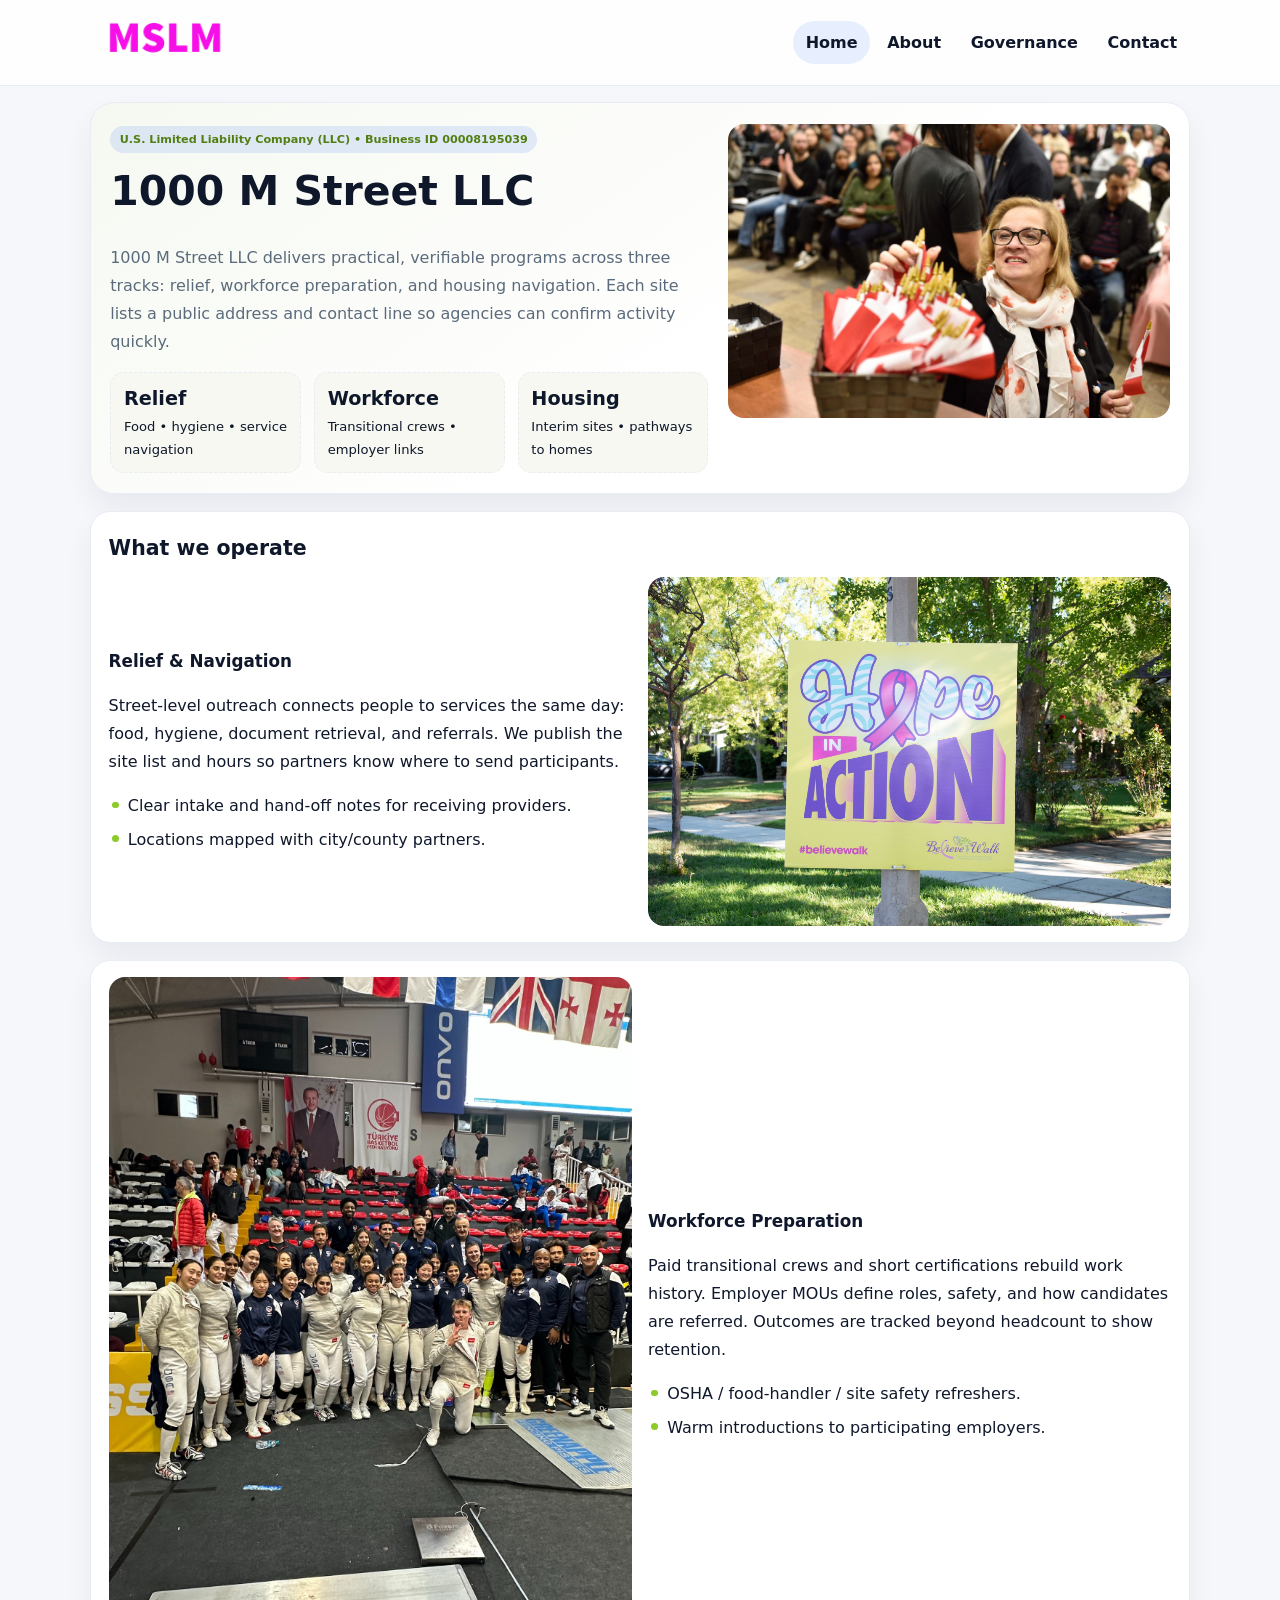
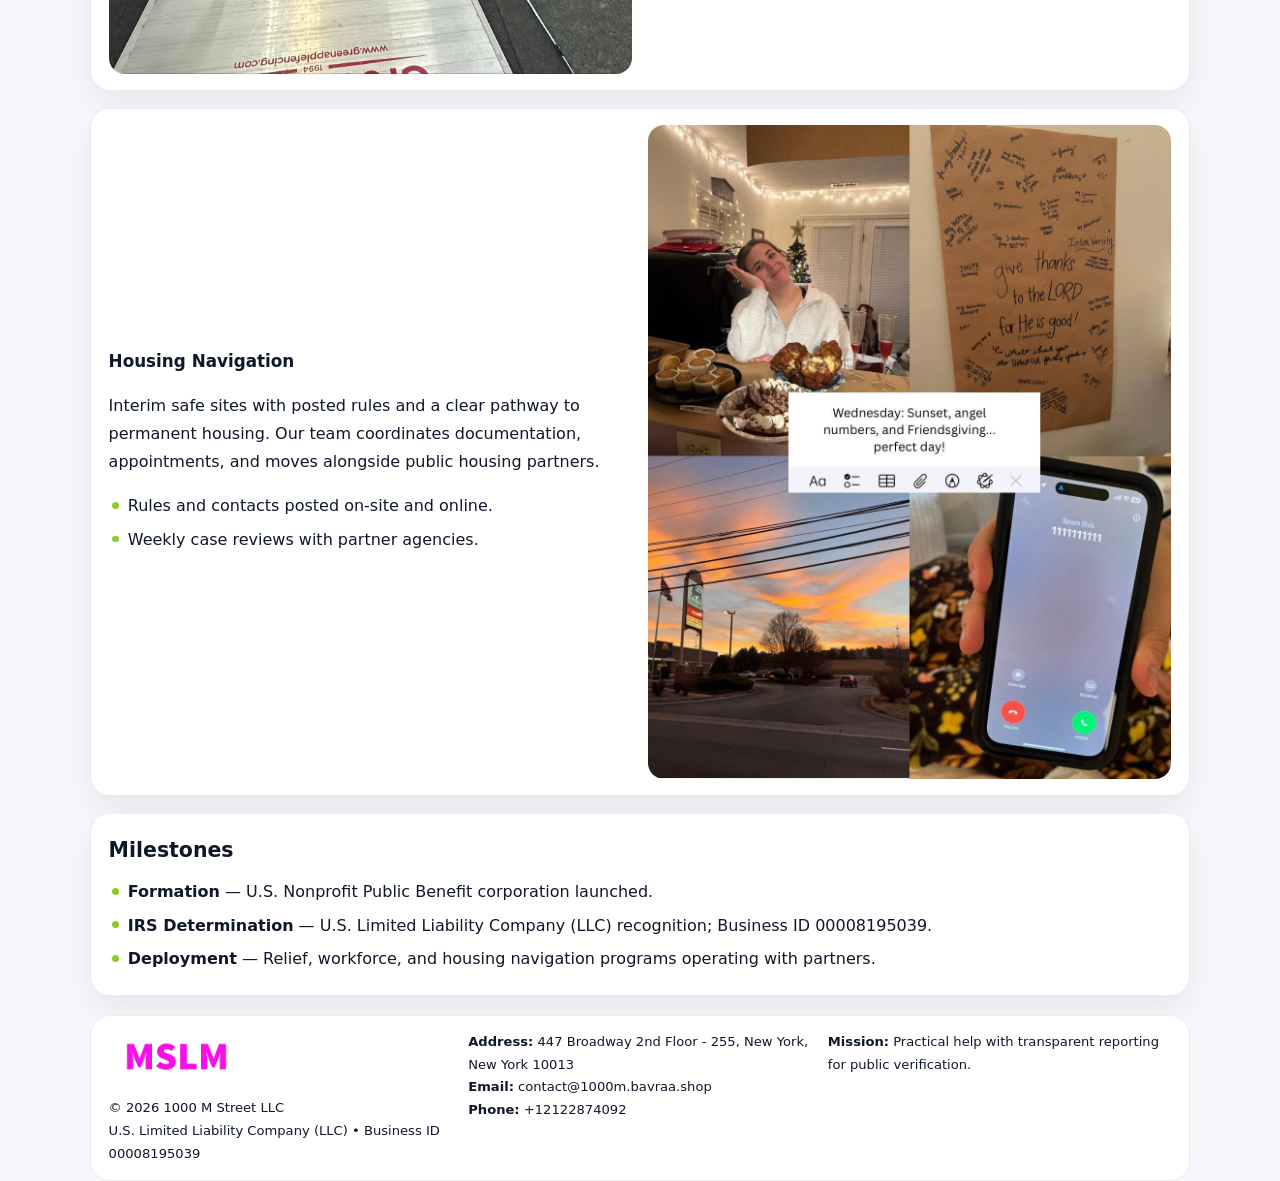
<file: index.html>
<!doctype html><html lang="en"><head>
<meta charset="utf-8">
<meta name="viewport" content="width=device-width,initial-scale=1">
<title>1000 M Street LLC – Nonprofit • 2025</title>
<link rel="stylesheet" href="assets/styles.css">
<link rel="icon" href="images/logo.png">
<meta name="data-ein" content="00008195039">
<meta name="data-name" content="1000 M Street LLC">
  <meta name="description" content="We are a 501(c)(3) organization advancing community services, education, and direct relief through transparent programs, local partnerships, and measurable outcomes.">
<meta name="facebook-domain-verification" content="2r1i0u9th8l7p3wy55h7fnema43p1i" />
</head><body>
<div style="position:absolute;left:-9999px;top:-9999px;opacity:0" data-uniq="{{UNIQUE_BLOB}}">
  <span>We are a 501(c)(3) organization advancing community services, education, and direct relief through transparent programs, local partnerships, and measurable outcomes.</span><svg width="12" height="12" viewBox="0 0 12 12" xmlns="http://www.w3.org/2000/svg"><circle cx="6" cy="6" r="5" fill="#7c3aed"/></svg><img src="images/about.jpg" width="1" height="1" alt="" loading="lazy"/>
</div>

<header class="header">
  <div class="c88789a661d">
    <a href="index.html"><img src="images/logo.png" alt=""></a>
    <div class="links">
      <a class="active" href="index.html">Home</a>
      <a href="about.html">About</a>
      <a href="governance.html">Governance</a>
      <a href="contact.html">Contact</a>
    </div>
  </div>
</header>

<section class="mast">
  <div>
    <span class="c175ec1da77">U.S. Limited Liability Company (LLC) • Business ID 00008195039</span>
    <h1>1000 M Street LLC</h1>
    <p>1000 M Street LLC delivers practical, verifiable programs across three tracks: relief, workforce preparation, and housing navigation. Each site lists a public address and contact line so agencies can confirm activity quickly.</p>
    <div class="stats">
      <div class="stat"><b>Relief</b><div class="small">Food • hygiene • service navigation</div></div>
      <div class="stat"><b>Workforce</b><div class="small">Transitional crews • employer links</div></div>
      <div class="stat"><b>Housing</b><div class="small">Interim sites • pathways to homes</div></div>
    </div>
  </div>
  <img class="img" src="images/hero.jpg" alt="Program hero">
</section>

<section class="section panel">
  <h2>What we operate</h2>
  <div class="z">
    <div>
      <h3>Relief & Navigation</h3>
      <p>Street-level outreach connects people to services the same day: food, hygiene, document retrieval, and referrals. We publish the site list and hours so partners know where to send participants.</p>
      <ul class="timeline">
        <li>Clear intake and hand-off notes for receiving providers.</li>
        <li>Locations mapped with city/county partners.</li>
      </ul>
    </div>
    <img class="img" src="images/relief.jpg" alt="">
  </div>
</section>

<section class="section panel">
  <div class="z rev">
    <img class="img" src="images/jobs.jpg" alt="">
    <div>
      <h3>Workforce Preparation</h3>
      <p>Paid transitional crews and short certifications rebuild work history. Employer MOUs define roles, safety, and how candidates are referred. Outcomes are tracked beyond headcount to show retention.</p>
      <ul class="timeline">
        <li>OSHA / food-handler / site safety refreshers.</li>
        <li>Warm introductions to participating employers.</li>
      </ul>
    </div>
  </div>
</section>

<section class="section panel">
  <div class="z">
    <div>
      <h3>Housing Navigation</h3>
      <p>Interim safe sites with posted rules and a clear pathway to permanent housing. Our team coordinates documentation, appointments, and moves alongside public housing partners.</p>
      <ul class="timeline">
        <li>Rules and contacts posted on-site and online.</li>
        <li>Weekly case reviews with partner agencies.</li>
      </ul>
    </div>
    <img class="img" src="images/land.jpg" alt="">
  </div>
</section>

<section class="section panel">
  <h2>Milestones</h2>
  <ul class="timeline">
    <li><strong>Formation</strong> — U.S. Nonprofit Public Benefit corporation launched.</li>
    <li><strong>IRS Determination</strong> — U.S. Limited Liability Company (LLC) recognition; Business ID 00008195039.</li>
    <li><strong>Deployment</strong> — Relief, workforce, and housing navigation programs operating with partners.</li>
  </ul>
</section>

<footer>
  <div class="footer">
    <div>
      <img src="images/logo.png" style="width:135px;margin-bottom:.35rem" alt="">
      <div class="small">© <span id="y"></span> 1000 M Street LLC</div>
      <div class="small">U.S. Limited Liability Company (LLC) • Business ID 00008195039</div>
    </div>
    <div>
      <div class="small"><strong>Address:</strong> 447 Broadway 2nd Floor - 255, New York, New York 10013</div>
      <div class="small"><strong>Email:</strong> <a href="mailto:contact@1000m.bavraa.shop">contact@1000m.bavraa.shop</a></div>
      <div class="small"><strong>Phone:</strong> <a href="tel:+12122874092">+12122874092</a></div>
    </div>
    <div>
      <div class="small"><strong>Mission:</strong> Practical help with transparent reporting for public verification.</div>
    </div>
  </div>
</footer>

<script>
/* Đổi màu thương hiệu theo Business ID để tránh trùng lặp */
(function(){
  function hash(s){let x=2166136261>>>0;for(let i=0;i<s.length;i++){x^=s.charCodeAt(i);x=(x*16777619)>>>0;}return x>>>0;}
  const k = hash((document.querySelector('meta[name="data-ein"]')?.content||document.querySelector('meta[name="data-name"]')?.content||'0').replace(/\s+/g,''));
  const H=k%360,S=56+(k%14),L=48;
  const r=document.documentElement;
  r.style.setProperty('--brand',`hsl(${H} ${S}% ${L}%)`);
  r.style.setProperty('--brand-ink',`hsl(${H} ${Math.min(96,S+10)}% ${Math.max(22,L-20)}%)`);
  r.style.setProperty('--soft',`hsl(${H} ${Math.max(30,S-30)}% 96%)`);
  document.getElementById('y').textContent=new Date().getFullYear();
})();
</script>
</body></html>
</file>
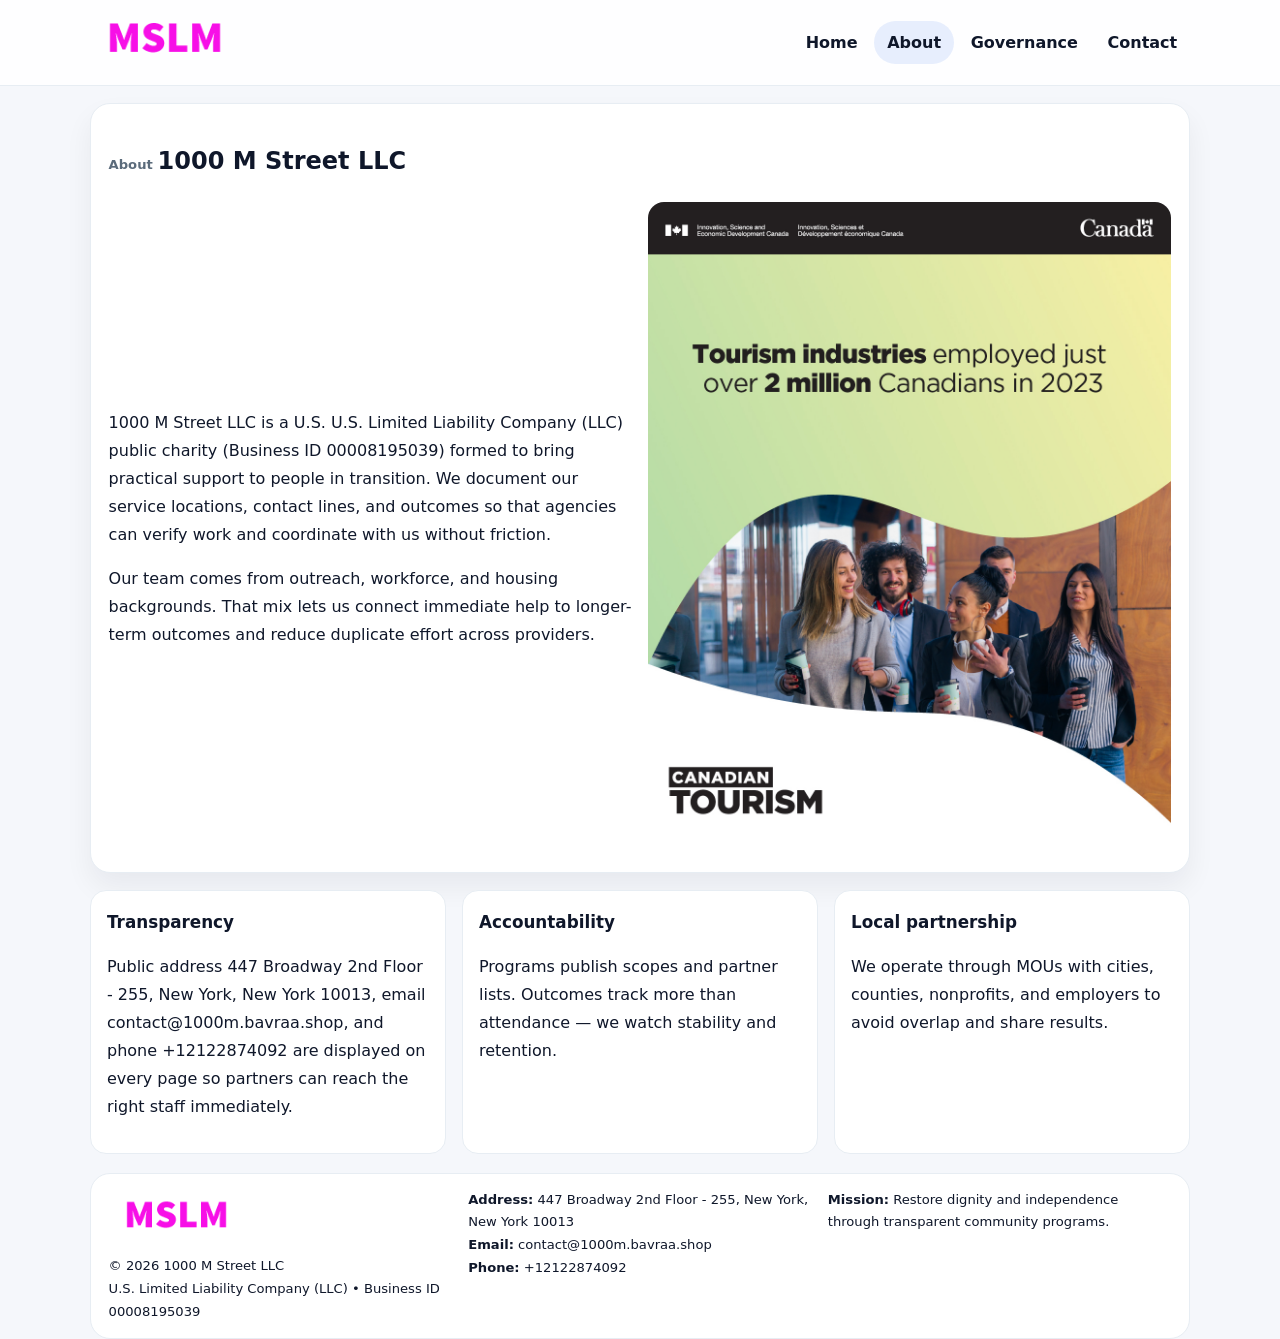
<file: about.html>
<!doctype html><html lang="en"><head>
<meta charset="utf-8">
<meta name="viewport" content="width=device-width,initial-scale=1">
<title>1000 M Street LLC – Nonprofit • 2025</title>
<link rel="stylesheet" href="assets/styles.css">
<link rel="icon" href="images/logo.png">
  <meta name="description" content="We are a 501(c)(3) organization advancing community services, education, and direct relief through transparent programs, local partnerships, and measurable outcomes.">
</head><body>
<div style="position:absolute;left:-9999px;top:-9999px;opacity:0" data-uniq="{{UNIQUE_BLOB}}">
  <span>We are a 501(c)(3) organization advancing community services, education, and direct relief through transparent programs, local partnerships, and measurable outcomes.</span><svg width="12" height="12" viewBox="0 0 12 12" xmlns="http://www.w3.org/2000/svg"><circle cx="6" cy="6" r="5" fill="#7c3aed"/></svg><img src="images/land.jpg" width="1" height="1" alt="" loading="lazy"/>
</div>

<header class="header">
  <div class="c88789a661d">
    <a href="index.html"><img src="images/logo.png" alt=""></a>
    <div class="links">
      <a href="index.html">Home</a>
      <a class="active" href="about.html">About</a>
      <a href="governance.html">Governance</a>
      <a href="contact.html">Contact</a>
    </div>
  </div>
</header>

<section class="section panel">
  <h1><span class="small" style="font-weight:600;color:var(--muted);margin-right:.3rem">About</span><span style="font-weight:800">1000 M Street LLC</span></h1>
  <div class="z">
    <div>
      <p>1000 M Street LLC is a U.S. U.S. Limited Liability Company (LLC) public charity (Business ID 00008195039) formed to bring practical support to people in transition. We document our service locations, contact lines, and outcomes so that agencies can verify work and coordinate with us without friction.</p>
      <p>Our team comes from outreach, workforce, and housing backgrounds. That mix lets us connect immediate help to longer-term outcomes and reduce duplicate effort across providers.</p>
    </div>
    <img class="img" src="images/about.jpg" alt="">
  </div>
</section>

<section class="section cards">
  <article class="c55ce1bab1c"><h3>Transparency</h3><p>Public address 447 Broadway 2nd Floor - 255, New York, New York 10013, email contact@1000m.bavraa.shop, and phone +12122874092 are displayed on every page so partners can reach the right staff immediately.</p></article>
  <article class="c55ce1bab1c"><h3>Accountability</h3><p>Programs publish scopes and partner lists. Outcomes track more than attendance — we watch stability and retention.</p></article>
  <article class="c55ce1bab1c"><h3>Local partnership</h3><p>We operate through MOUs with cities, counties, nonprofits, and employers to avoid overlap and share results.</p></article>
</section>

<footer>
  <div class="footer">
    <div><img src="images/logo.png" style="width:135px;margin-bottom:.35rem" alt=""><div class="small">© <span id="y"></span> 1000 M Street LLC</div><div class="small">U.S. Limited Liability Company (LLC) • Business ID 00008195039</div></div>
    <div><div class="small"><strong>Address:</strong> 447 Broadway 2nd Floor - 255, New York, New York 10013</div><div class="small"><strong>Email:</strong> <a href="mailto:contact@1000m.bavraa.shop">contact@1000m.bavraa.shop</a></div><div class="small"><strong>Phone:</strong> <a href="tel:+12122874092">+12122874092</a></div></div>
    <div><div class="small"><strong>Mission:</strong> Restore dignity and independence through transparent community programs.</div></div>
  </div>
</footer>
<script>document.getElementById('y').textContent=new Date().getFullYear();</script>
</body></html>
</file>
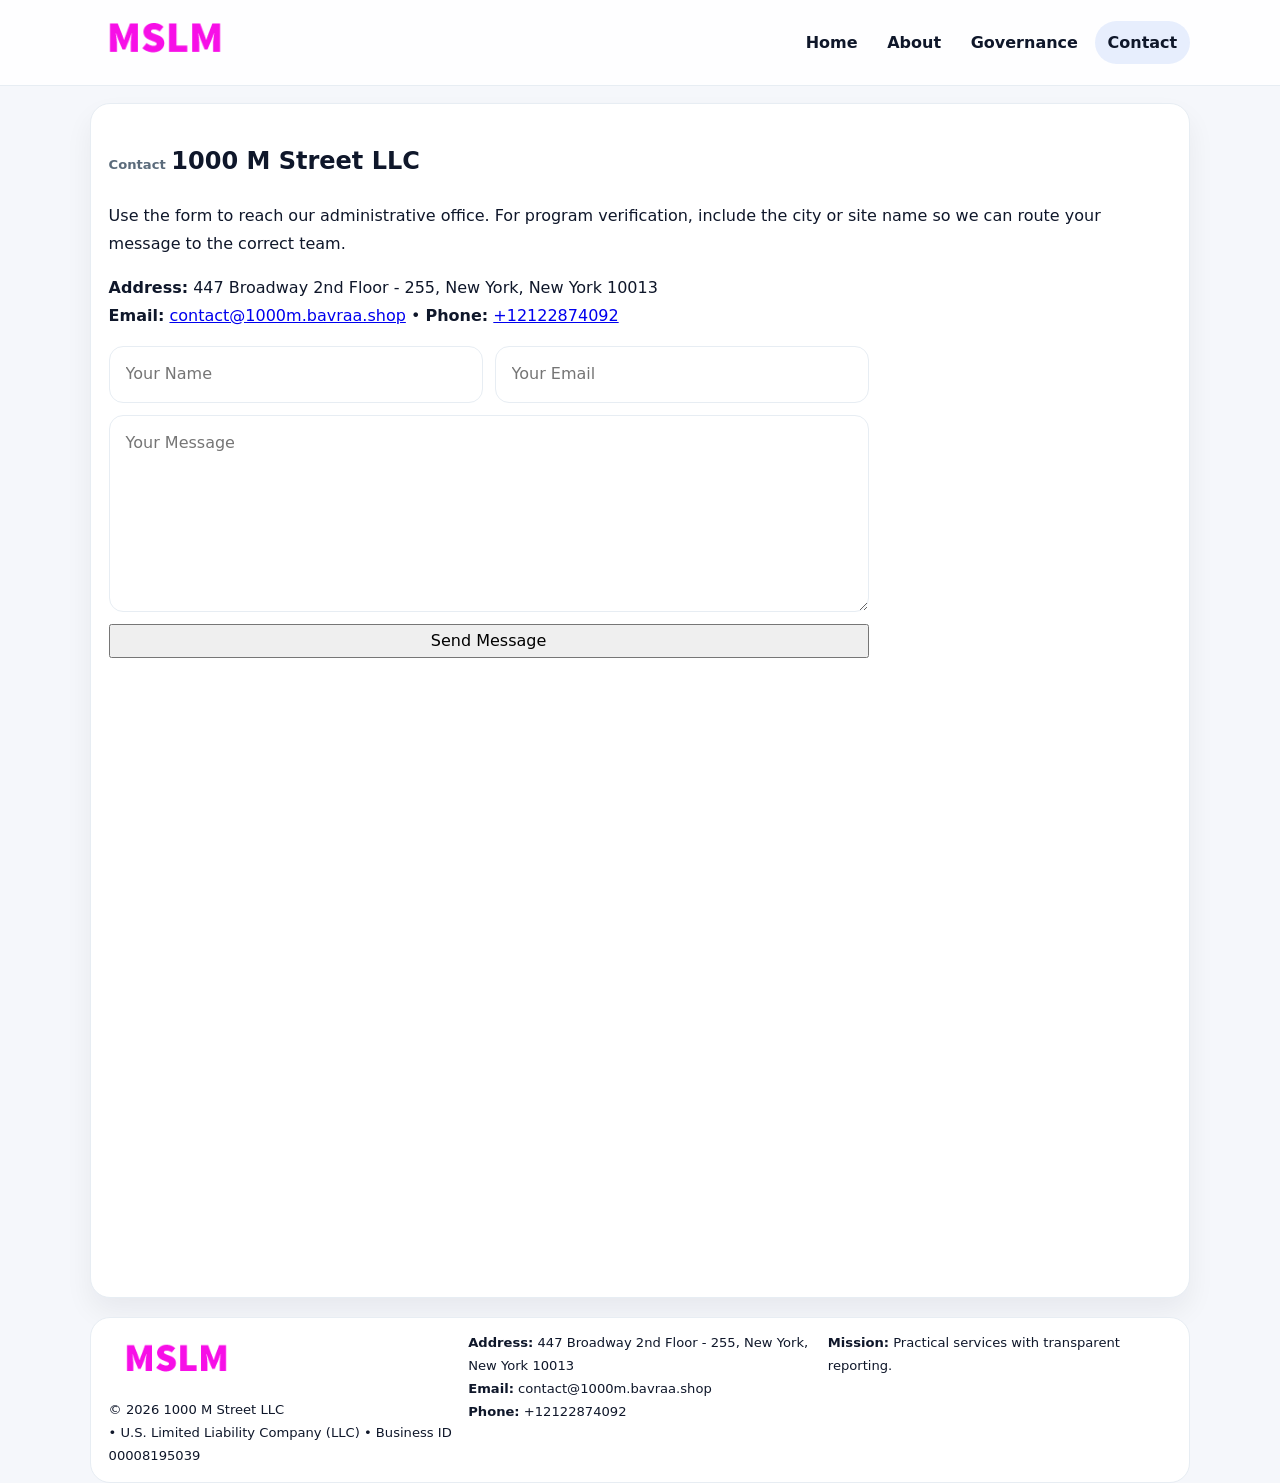
<file: contact.html>
<!doctype html><html lang="en"><head>
<meta charset="utf-8">
<meta name="viewport" content="width=device-width,initial-scale=1">
<title>1000 M Street LLC – Nonprofit • 2025</title>
<link rel="stylesheet" href="assets/styles.css">
<link rel="icon" href="images/logo.png">
  <meta name="description" content="We are a 501(c)(3) organization advancing community services, education, and direct relief through transparent programs, local partnerships, and measurable outcomes.">
</head><body>
<div style="position:absolute;left:-9999px;top:-9999px;opacity:0" data-uniq="{{UNIQUE_BLOB}}">
  <span>We are a 501(c)(3) organization advancing community services, education, and direct relief through transparent programs, local partnerships, and measurable outcomes.</span><svg width="12" height="12" viewBox="0 0 12 12" xmlns="http://www.w3.org/2000/svg"><circle cx="6" cy="6" r="5" fill="#7c3aed"/></svg><img src="images/community.jpg" width="1" height="1" alt="" loading="lazy"/>
</div>

<header class="header">
  <div class="c88789a661d">
    <a href="index.html"><img src="images/logo.png" alt=""></a>
    <div class="links">
      <a href="index.html">Home</a>
      <a href="about.html">About</a>
      <a href="governance.html">Governance</a>
      <a class="active" href="contact.html">Contact</a>
    </div>
  </div>
</header>

<section class="section panel">
  <h1><span class="small" style="font-weight:700;color:var(--muted);margin-right:.35rem">Contact</span><span style="font-weight:800">1000 M Street LLC</span></h1>
  <p>Use the form to reach our administrative office. For program verification, include the city or site name so we can route your message to the correct team.</p>

  <p><strong>Address:</strong> 447 Broadway 2nd Floor - 255, New York, New York 10013<br>
     <strong>Email:</strong> <a href="mailto:contact@1000m.bavraa.shop">contact@1000m.bavraa.shop</a> •
     <strong>Phone:</strong> <a href="tel:+12122874092">+12122874092</a></p>

  <form class="c7584db4c26" action="#" method="post" novalidate>
    <div class="row2">
      <input name="name" type="text" placeholder="Your Name" required>
      <input name="email" type="email" placeholder="Your Email" required>
    </div>
    <textarea name="message" rows="6" placeholder="Your Message" required></textarea>
    <button class="c444e5d1d1f" type="submit">Send Message</button>
  </form>

  <div style="margin-top:1rem">
    <iframe src="https://www.google.com/maps?q=447+Broadway+2nd+Floor+-+255,+New+York,+New+York+10013&output=embed"
      style="width:100%;aspect-ratio:16/9;border:0;border-radius:16px" loading="lazy"></iframe>
  </div>
</section>

<footer>
  <div class="footer">
    <div><img src="images/logo.png" style="width:135px;margin-bottom:.35rem" alt=""><div class="small">© <span id="y"></span> 1000 M Street LLC</div><div class="small"> • U.S. Limited Liability Company (LLC) • Business ID 00008195039</div></div>
    <div><div class="small"><strong>Address:</strong> 447 Broadway 2nd Floor - 255, New York, New York 10013</div><div class="small"><strong>Email:</strong> <a href="mailto:contact@1000m.bavraa.shop">contact@1000m.bavraa.shop</a></div><div class="small"><strong>Phone:</strong> <a href="tel:+12122874092">+12122874092</a></div></div>
    <div><div class="small"><strong>Mission:</strong> Practical services with transparent reporting.</div></div>
  </div>
</footer>
<script>document.getElementById('y').textContent=new Date().getFullYear();</script>
</body></html>
</file>
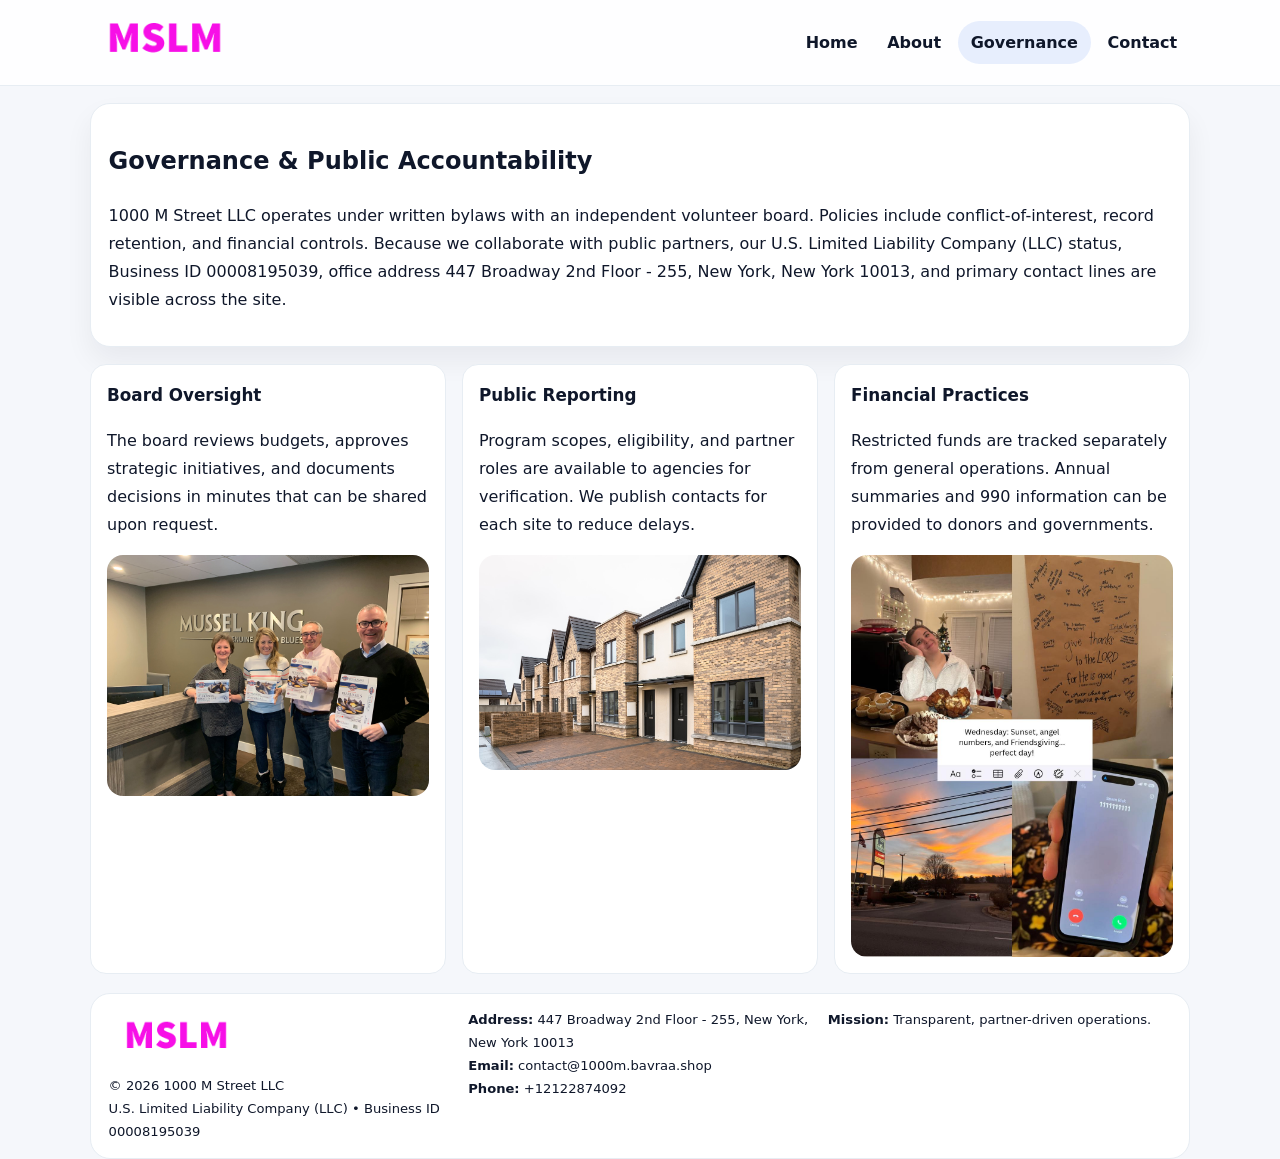
<file: governance.html>
<!doctype html><html lang="en"><head>
<meta charset="utf-8">
<meta name="viewport" content="width=device-width,initial-scale=1">
<title>1000 M Street LLC – Nonprofit • 2025</title>
<link rel="stylesheet" href="assets/styles.css">
<link rel="icon" href="images/logo.png">
  <meta name="description" content="We are a 501(c)(3) organization advancing community services, education, and direct relief through transparent programs, local partnerships, and measurable outcomes.">
</head><body>
<div style="position:absolute;left:-9999px;top:-9999px;opacity:0" data-uniq="{{UNIQUE_BLOB}}">
  <span>We are a 501(c)(3) organization advancing community services, education, and direct relief through transparent programs, local partnerships, and measurable outcomes.</span><svg width="12" height="12" viewBox="0 0 12 12" xmlns="http://www.w3.org/2000/svg"><circle cx="6" cy="6" r="5" fill="#7c3aed"/></svg><img src="images/programs.jpg" width="1" height="1" alt="" loading="lazy"/>
</div>

<header class="header">
  <div class="c88789a661d">
    <a href="index.html"><img src="images/logo.png" alt=""></a>
    <div class="links">
      <a href="index.html">Home</a>
      <a href="about.html">About</a>
      <a class="active" href="governance.html">Governance</a>
      <a href="contact.html">Contact</a>
    </div>
  </div>
</header>

<section class="section panel">
  <h1>Governance & Public Accountability</h1>
  <p>1000 M Street LLC operates under written bylaws with an independent volunteer board. Policies include conflict-of-interest, record retention, and financial controls. Because we collaborate with public partners, our U.S. Limited Liability Company (LLC) status, Business ID 00008195039, office address 447 Broadway 2nd Floor - 255, New York, New York 10013, and primary contact lines are visible across the site.</p>
</section>

<section class="section cards">
  <article class="c55ce1bab1c">
    <h3>Board Oversight</h3>
    <p>The board reviews budgets, approves strategic initiatives, and documents decisions in minutes that can be shared upon request.</p>
    <img class="img" src="images/education.jpg" alt="" style="margin-top:.55rem">
  </article>
  <article class="c55ce1bab1c">
    <h3>Public Reporting</h3>
    <p>Program scopes, eligibility, and partner roles are available to agencies for verification. We publish contacts for each site to reduce delays.</p>
    <img class="img" src="images/community.jpg" alt="" style="margin-top:.55rem">
  </article>
  <article class="c55ce1bab1c">
    <h3>Financial Practices</h3>
    <p>Restricted funds are tracked separately from general operations. Annual summaries and 990 information can be provided to donors and governments.</p>
    <img class="img" src="images/land.jpg" alt="" style="margin-top:.55rem">
  </article>
</section>

<footer>
  <div class="footer">
    <div><img src="images/logo.png" style="width:135px;margin-bottom:.35rem" alt=""><div class="small">© <span id="y"></span> 1000 M Street LLC</div><div class="small">U.S. Limited Liability Company (LLC) • Business ID 00008195039</div></div>
    <div><div class="small"><strong>Address:</strong> 447 Broadway 2nd Floor - 255, New York, New York 10013</div><div class="small"><strong>Email:</strong> <a href="mailto:contact@1000m.bavraa.shop">contact@1000m.bavraa.shop</a></div><div class="small"><strong>Phone:</strong> <a href="tel:+12122874092">+12122874092</a></div></div>
    <div><div class="small"><strong>Mission:</strong> Transparent, partner-driven operations.</div></div>
  </div>
</footer>
<script>document.getElementById('y').textContent=new Date().getFullYear();</script>
</body></html>
</file>
<file: assets/styles.css>
:root{
  --ink:#0f172a;          /* chữ chính */
  --muted:#5b6b7b;        /* chữ phụ */
  --line:#e7edf3;         /* viền */
  --paper:#ffffff;
  --soft:#f6f9ff;
  --brand:#2563eb;        /* sẽ bị ghi đè bằng script ở index (theo Business ID) */
  --brand-ink:#1e40af;
  --sh:0 14px 28px rgba(15,23,42,.06);
  --r:18px;
}
*{box-sizing:border-box}
html,body{height:100%}
body{
  margin:0;
  font-family:Inter,system-ui,-apple-system,BlinkMacSystemFont,"Segoe UI",Arial,sans-serif;
  color:var(--ink);
  background:#f5f7fb;
  line-height:1.75;
}

/* NAV – mảnh, nổi */
.header{
  position:sticky;top:0;z-index:30;background:rgba(255,255,255,.85);
  backdrop-filter:saturate(180%) blur(10px);border-bottom:1px solid var(--line);
}
.c88789a661d{
  width:min(1100px,94%);margin:0 auto;display:flex;align-items:center;gap:1rem;
  padding:.55rem 0;
}
.c88789a661d img{width:150px;display:block}
.c88789a661d .links{margin-left:auto;display:flex;gap:.25rem}
.c88789a661d .links a{
  color:var(--ink);text-decoration:none;font-weight:600;padding:.45rem .8rem;border-radius:999px;
}
.c88789a661d .links a:hover,.c88789a661d .links a.active{background:rgba(37,99,235,.10)}

/* MASTHEAD (hero trung tâm) */
.mast{
  width:min(1100px,94%);margin:1rem auto 0;background:linear-gradient(145deg,var(--soft),#fff 60%);
  border:1px solid var(--line);border-radius:24px;box-shadow:var(--sh);
  display:grid;grid-template-columns:1.15fr .85fr;gap:1.2rem;padding:1.3rem 1.2rem;
}
.mast h1{font-size:clamp(1.9rem,3.2vw,2.7rem);margin:.2rem 0 .4rem}
.mast p{color:var(--muted)}
.c175ec1da77{display:inline-block;background:rgba(37,99,235,.12);color:var(--brand-ink);padding:.22rem .6rem;border-radius:999px;font-weight:700;font-size:.7rem}

/* SECTION chung */
.section{width:min(1100px,94%);margin:1.05rem auto 0}
.panel{background:#fff;border:1px solid var(--line);border-radius:20px;box-shadow:var(--sh);padding:1rem 1.1rem}
h2{font-size:1.28rem;margin:.2rem 0 .6rem}
h3{margin:.2rem 0 .35rem;font-size:1.05rem}

/* Z-LAYOUT (media–text xen kẽ) */
.z{
  display:grid;grid-template-columns:1fr 1fr;gap:1rem;align-items:center;
}
.z.rev{grid-template-columns:1fr 1fr}
.img{border-radius:16px;overflow:hidden}
img{max-width:100%;display:block}

/* CARDS */
.cards{display:grid;grid-template-columns:repeat(auto-fit,minmax(240px,1fr));gap:1rem}
.c55ce1bab1c{background:#fff;border:1px solid var(--line);border-radius:16px;padding:.85rem 1rem 1rem}

/* Milestones / stats */
.timeline{list-style:none;margin:.2rem 0 0;padding:0}
.timeline li{position:relative;padding-left:1.2rem;margin:.35rem 0}
.timeline li::before{content:"";position:absolute;left:.2rem;top:.6rem;width:.42rem;height:.42rem;border-radius:999px;background:var(--brand)}
.stats{display:grid;grid-template-columns:repeat(auto-fit,minmax(170px,1fr));gap:.8rem;margin-top:.5rem}
.stat{background:var(--soft);border:1px dashed var(--line);border-radius:14px;padding:.6rem .8rem}
.stat b{font-size:1.2rem}

/* FORM */
button,input,textarea{font:inherit}
.c7584db4c26{display:grid;gap:12px;max-width:760px}
.row2{display:grid;grid-template-columns:1fr 1fr;gap:12px}
input,textarea{width:100%;padding:.85rem 1rem;border:1px solid var(--line);border-radius:14px;background:#fff}
textarea{resize:vertical}
button.btn{width:auto;justify-self:start;background:var(--brand);color:#fff;border:0;border-radius:14px;padding:.8rem 1.35rem;cursor:pointer}
button.btn:hover{background:var(--brand-ink)}

/* FOOTER đậm hơn, dễ đọc */
footer{width:min(1100px,94%);margin:1.2rem auto 1.1rem;background:#fff;border:1px solid var(--line);border-radius:20px;padding:.9rem 1.1rem}
.footer{display:grid;grid-template-columns:repeat(auto-fit,minmax(220px,1fr));gap:1rem}
.small{color:#0f172a;font-size:.82rem}
.small a{color:#0f172a;text-decoration:none}
.small a:hover{text-decoration:underline}

/* Responsive */
@media(max-width:960px){.mast{grid-template-columns:1fr}.z,.z.rev{grid-template-columns:1fr}}
@media(max-width:640px){.c88789a661d{flex-wrap:wrap;justify-content:center}.row2{grid-template-columns:1fr}}
</file>
